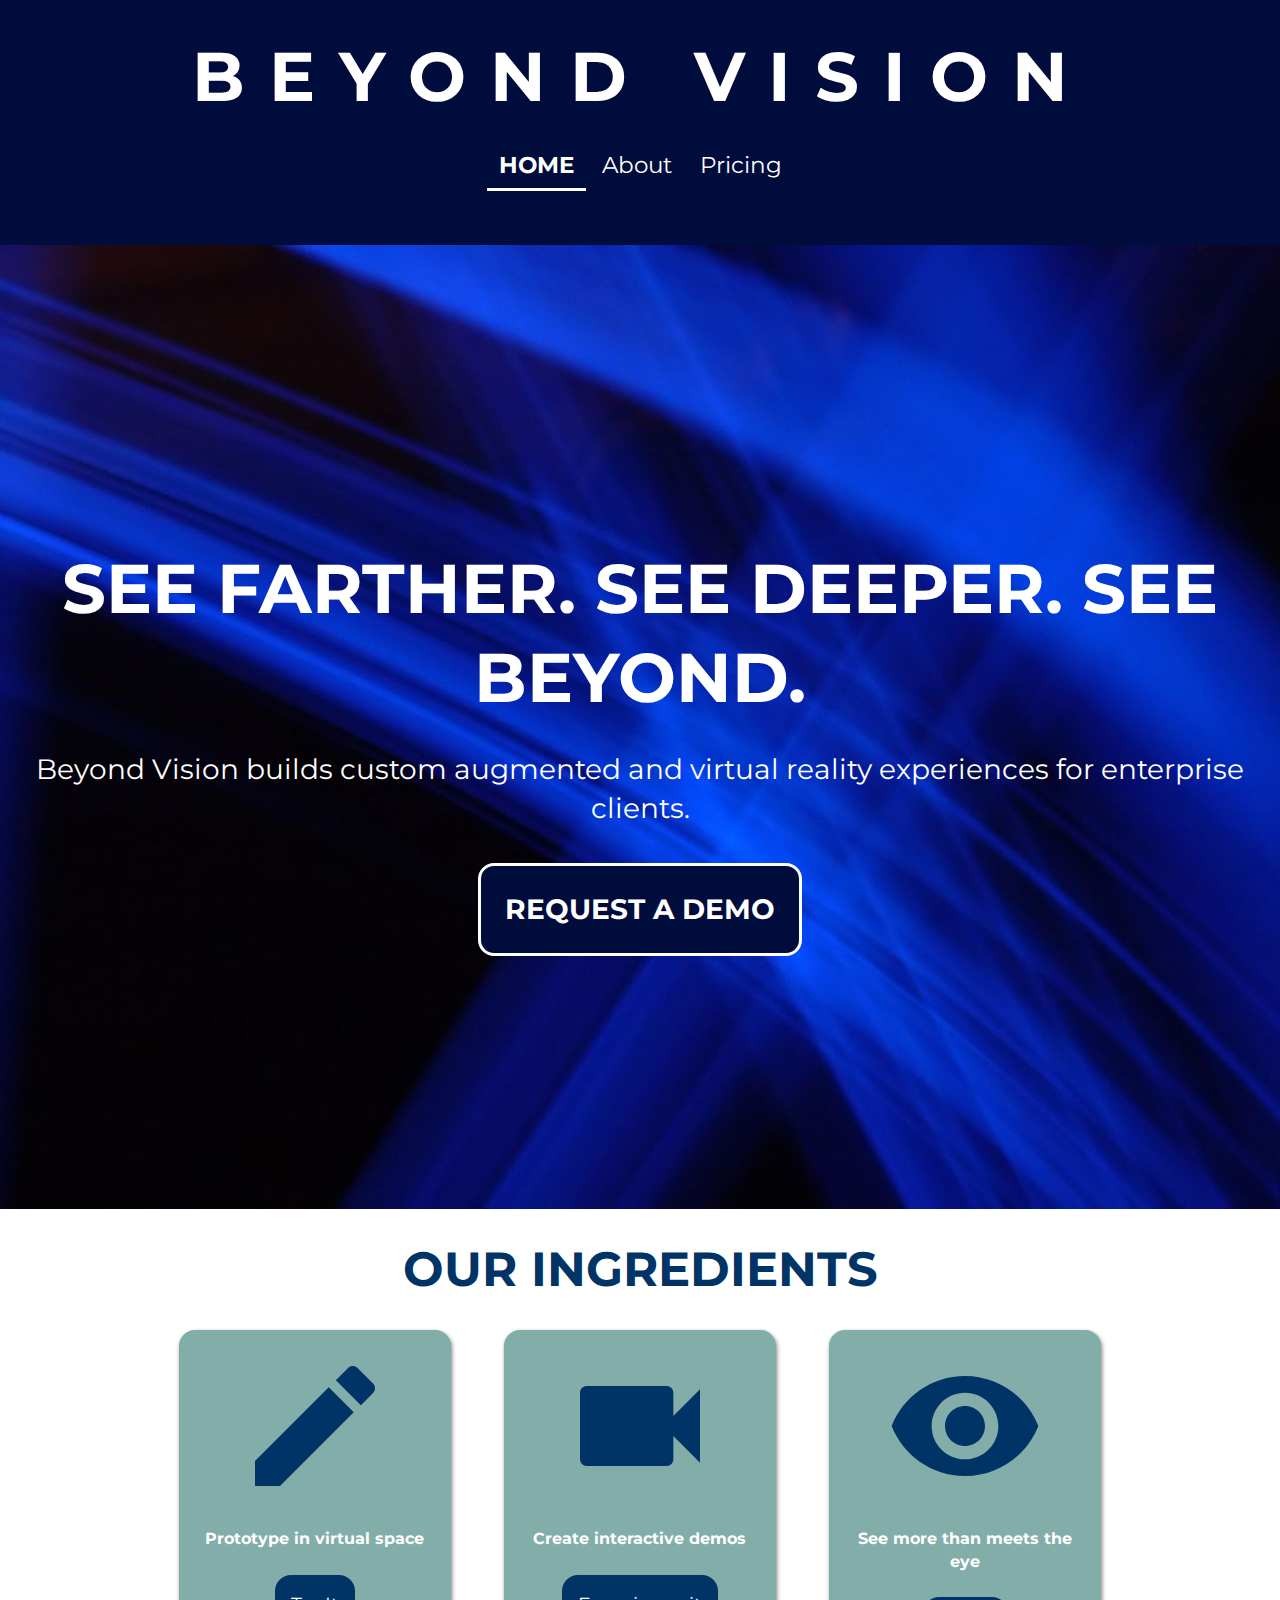
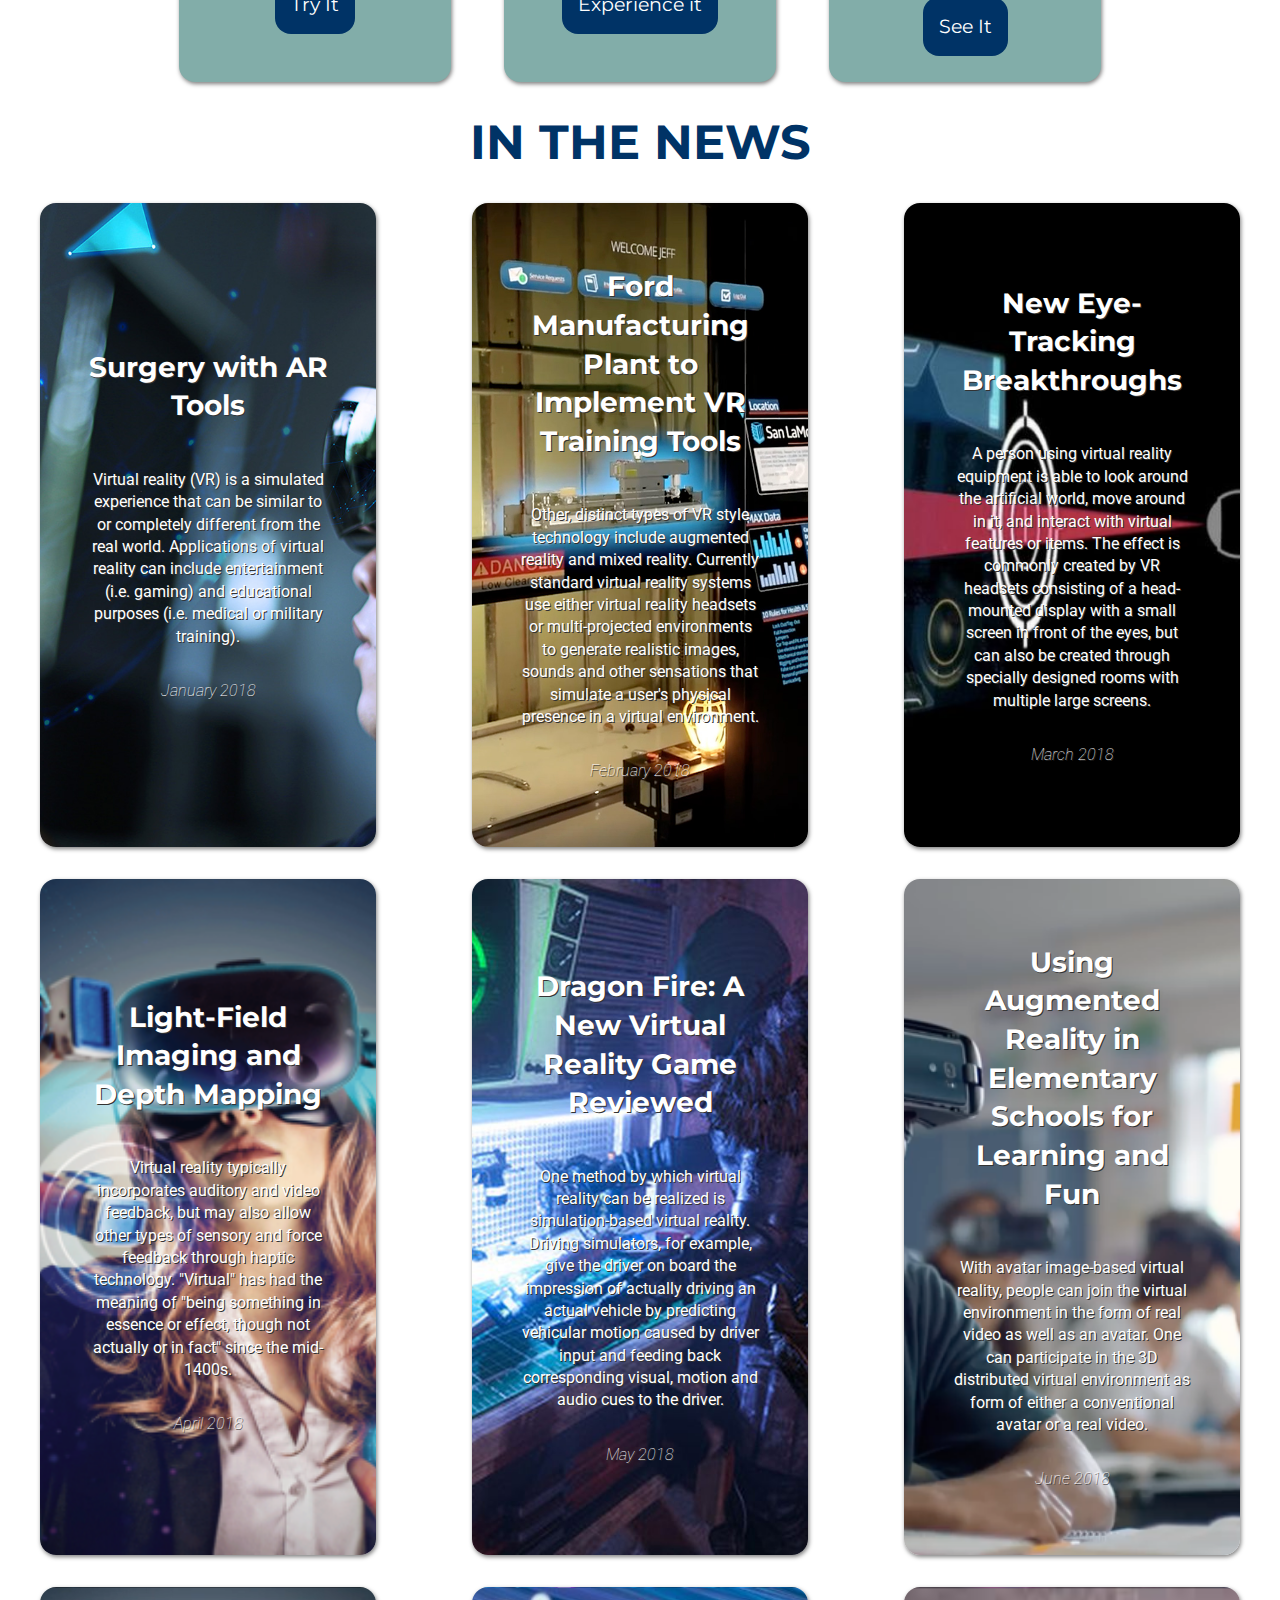
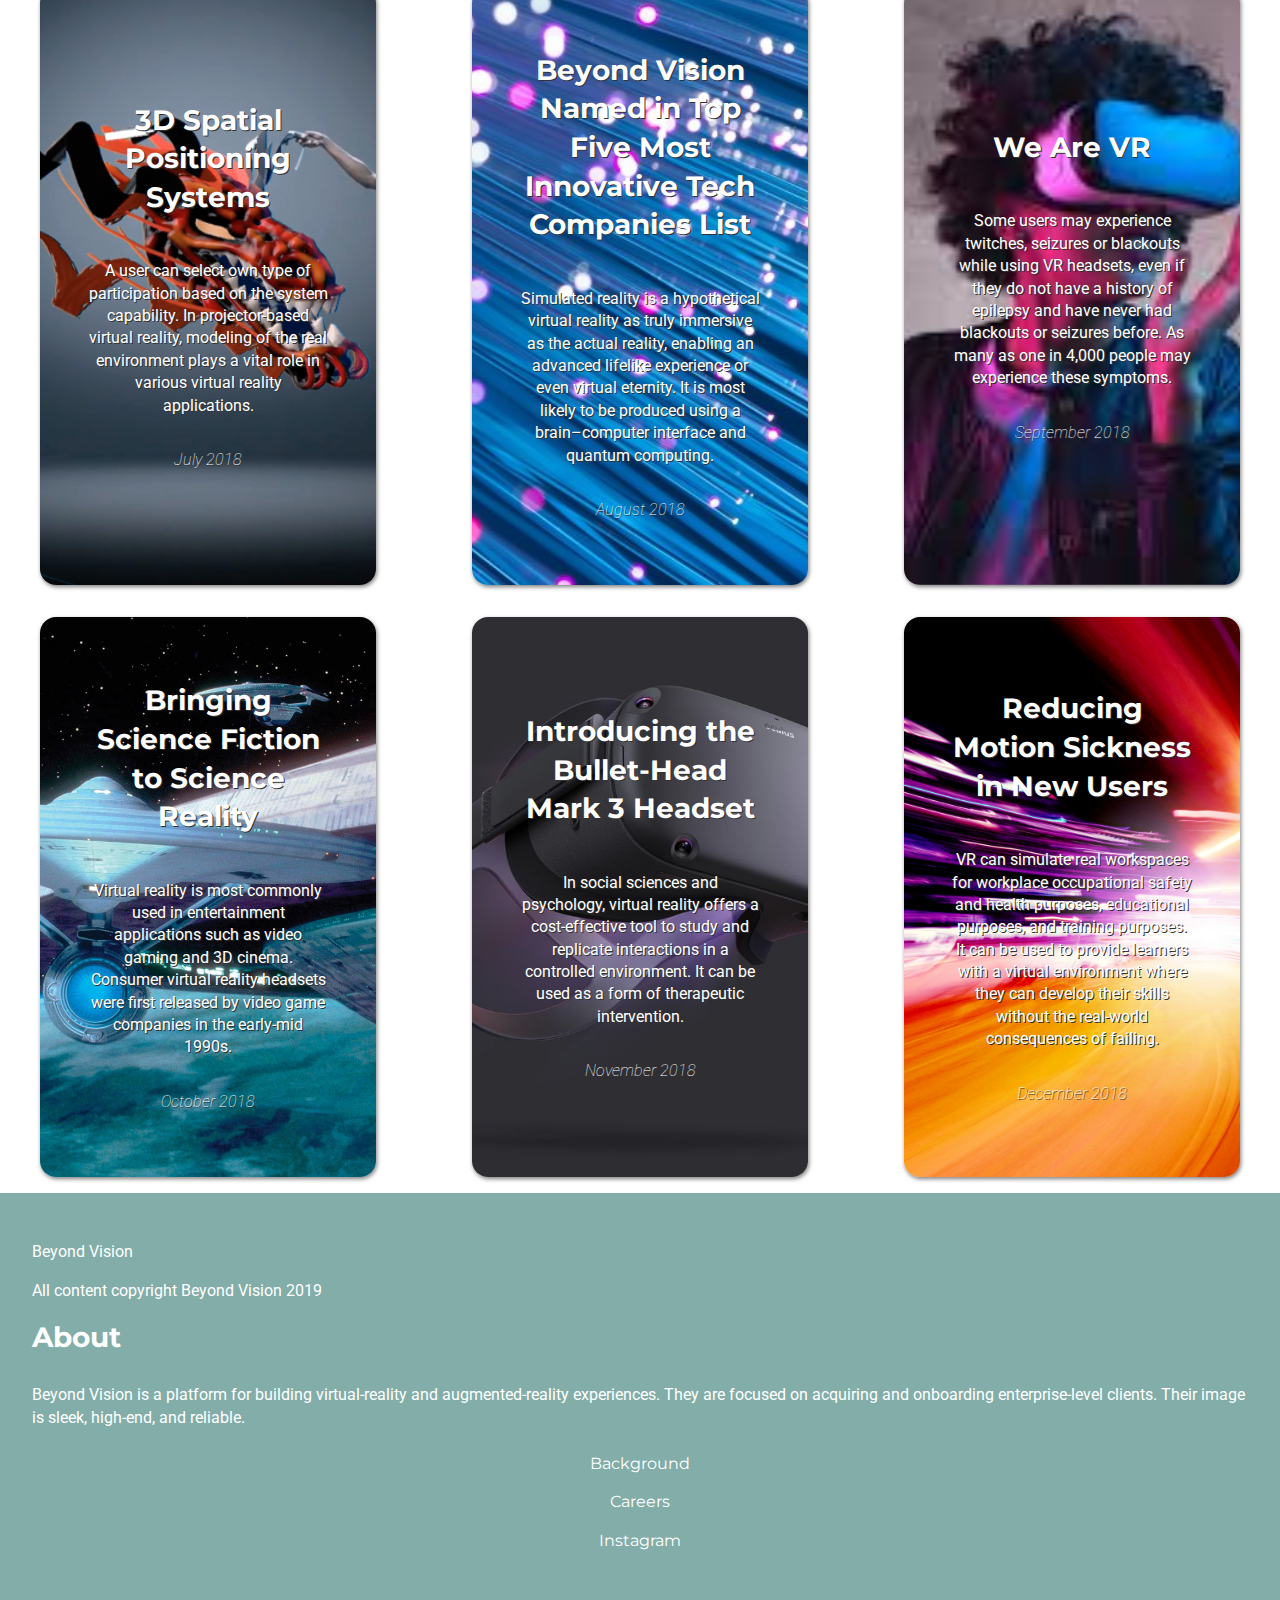
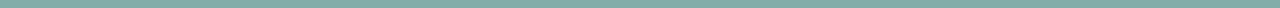
<file: index.html>
<!DOCTYPE html>
<html lang="en-us">

<head>

	<meta charset="UTF-8">
	<meta name="viewport" content="width=device-width, initial-scale=1">

	<title>Beyond Vision</title>

	<link rel="stylesheet" type="text/css" href="styles.css">

	<link href="https://fonts.googleapis.com/css?family=Montserrat:400,700|Roboto:300i,400,700&display=swap" rel="stylesheet">

</head>

<body>

	<header>

		<a href="index.html" class="site-logo">Beyond Vision</a>

		<nav class="site-nav">
			<ul>
				<li><a href="index.html" class="current-page">Home</a></li>
				<li><a href="about.html">About</a></li>
				<li><a href="pricing-request.html">Pricing</a></li>
			</ul>
		</nav>

	</header>

	<div class="hero-block">
	
		<h1>See farther. See Deeper. See Beyond.</h1>

		<p>Beyond Vision builds custom augmented and virtual reality experiences for enterprise clients.</p>

		<a href="" class="link-button link-button-hero">Request a Demo</a>

	</div>
		
	<h1>Our Ingredients</h1>

	<div class="card-callouts">

		<div class="card-action">

			<svg xmlns="http://www.w3.org/2000/svg" viewBox="0 0 24 24">
				<path d="M3 17.25V21h3.75L17.81 9.94l-3.75-3.75L3 17.25zM20.71 7.04c.39-.39.39-1.02 0-1.41l-2.34-2.34c-.39-.39-1.02-.39-1.41 0l-1.83 1.83 3.75 3.75 1.83-1.83z"/>
				<path d="M0 0h24v24H0z" fill="none"/>
			</svg>

			<p>Prototype in virtual space</p>

			<a href="" class="link-button">Try It</a>
					
		</div>

		<div class="card-action">

			<svg xmlns="http://www.w3.org/2000/svg" viewBox="0 0 24 24">
				<path d="M0 0h24v24H0z" fill="none"/>
				<path d="M17 10.5V7c0-.55-.45-1-1-1H4c-.55 0-1 .45-1 1v10c0 .55.45 1 1 1h12c.55 0 1-.45 1-1v-3.5l4 4v-11l-4 4z"/>
			</svg>

			<p>Create interactive demos</p>

			<a href="" class="link-button">Experience it</a>
					
		</div>

		<div class="card-action">

			<svg xmlns="http://www.w3.org/2000/svg" viewBox="0 0 24 24">
				<path d="M0 0h24v24H0z" fill="none"/>
				<path d="M12 4.5C7 4.5 2.73 7.61 1 12c1.73 4.39 6 7.5 11 7.5s9.27-3.11 11-7.5c-1.73-4.39-6-7.5-11-7.5zM12 17c-2.76 0-5-2.24-5-5s2.24-5 5-5 5 2.24 5 5-2.24 5-5 5zm0-8c-1.66 0-3 1.34-3 3s1.34 3 3 3 3-1.34 3-3-1.34-3-3-3z"/>
			</svg>

			<p>See more than meets the eye</p>

			<a href="" class="link-button">See It</a>
					
		</div>

	</div>

	<h1>In the News</h1>

	<div class="card-grid">

		<a href="#" class="card-article" style="--card-image: url(images/ARVRHeadsetDesign.jpg)">

			<h3>Surgery with AR Tools</h3>

			<p>Virtual reality (VR) is a simulated experience that can be similar to or completely different from the real world. Applications of virtual reality can include entertainment (i.e. gaming) and educational purposes (i.e. medical or military training).</p>

			<p class="tertiary-text">January 2018</p>

		</a>

		<a href="#" class="card-article" style="--card-image: url(images/ThyssenkruppAG-MRHoloLens.jpg)">

			<h3>Ford Manufacturing Plant to Implement VR Training Tools</h3>

			<p>Other, distinct types of VR style technology include augmented reality and mixed reality. Currently standard virtual reality systems use either virtual reality headsets or multi-projected environments to generate realistic images, sounds and other sensations that simulate a user's physical presence in a virtual environment.</p>

			<p class="tertiary-text">February 2018</p>

		</a>		

		<a href="#" class="card-article" style="--card-image: url(images/vr-eye-tracking.jpg)">

			<h3>New Eye-Tracking Breakthroughs</h3>

			<p>A person using virtual reality equipment is able to look around the artificial world, move around in it, and interact with virtual features or items. The effect is commonly created by VR headsets consisting of a head-mounted display with a small screen in front of the eyes, but can also be created through specially designed rooms with multiple large screens.</p>

			<p class="tertiary-text">March 2018</p>

		</a>

		<a href="#" class="card-article" style="--card-image: url(images/vr-ar-woman.png)">

			<h3>Light-Field Imaging and Depth Mapping</h3>

			<p>Virtual reality typically incorporates auditory and video feedback, but may also allow other types of sensory and force feedback through haptic technology. "Virtual" has had the meaning of "being something in essence or effect, though not actually or in fact" since the mid-1400s.</p>

			<p class="tertiary-text">April 2018</p>

		</a>

		<a href="#" class="card-article" style="--card-image: url(images/vr-game.jpg)">

			<h3>Dragon Fire: A New Virtual Reality Game Reviewed</h3>

			<p>One method by which virtual reality can be realized is simulation-based virtual reality. Driving simulators, for example, give the driver on board the impression of actually driving an actual vehicle by predicting vehicular motion caused by driver input and feeding back corresponding visual, motion and audio cues to the driver.</p>

			<p class="tertiary-text">May 2018</p>

		</a>		

		<a href="#" class="card-article" style="--card-image: url(images/samsung-gear-vr-classroom.png)">

			<h3>Using Augmented Reality in Elementary Schools for Learning and Fun</h3>

			<p>With avatar image-based virtual reality, people can join the virtual environment in the form of real video as well as an avatar. One can participate in the 3D distributed virtual environment as form of either a conventional avatar or a real video.</p>

			<p class="tertiary-text">June 2018</p>

		</a>

		<a href="#" class="card-article" style="--card-image: url(images/vr-painting.png)">

			<h3>3D Spatial Positioning Systems</h3>

			<p>A user can select own type of participation based on the system capability. In projector-based virtual reality, modeling of the real environment plays a vital role in various virtual reality applications.</p>

			<p class="tertiary-text">July 2018</p>

		</a>

		<a href="#" class="card-article" style="--card-image: url(images/tech-company.jpg)">

			<h3>Beyond Vision Named in Top Five Most Innovative Tech Companies List</h3>

			<p>Simulated reality is a hypothetical virtual reality as truly immersive as the actual reality, enabling an advanced lifelike experience or even virtual eternity. It is most likely to be produced using a brain–computer interface and quantum computing.</p>

			<p class="tertiary-text">August 2018</p>

		</a>	

		<a href="#" class="card-article" style="--card-image: url(images/we-are-vr.jpg)">

			<h3>We Are VR</h3>

			<p>Some users may experience twitches, seizures or blackouts while using VR headsets, even if they do not have a history of epilepsy and have never had blackouts or seizures before. As many as one in 4,000 people may experience these symptoms.</p>

			<p class="tertiary-text">September 2018</p>

		</a>

		<a href="#" class="card-article" style="--card-image: url(images/science-fiction.jpg)">

			<h3>Bringing Science Fiction to Science Reality</h3>

			<p>Virtual reality is most commonly used in entertainment applications such as video gaming and 3D cinema. Consumer virtual reality headsets were first released by video game companies in the early-mid 1990s.</p>

			<p class="tertiary-text">October 2018</p>

		</a>

		<a href="#" class="card-article" style="--card-image: url(images/vr-headset.jpg)">

			<h3>Introducing the Bullet-Head Mark 3 Headset</h3>

			<p>In social sciences and psychology, virtual reality offers a cost-effective tool to study and replicate interactions in a controlled environment. It can be used as a form of therapeutic intervention.</p>

			<p class="tertiary-text">November 2018</p>

		</a>		

		<a href="#" class="card-article" style="--card-image: url(images/motion-vr.jpeg)">

			<h3>Reducing Motion Sickness in New Users</h3>

			<p>VR can simulate real workspaces for workplace occupational safety and health purposes, educational purposes, and training purposes. It can be used to provide learners with a virtual environment where they can develop their skills without the real-world consequences of failing.</p>

			<p class="tertiary-text">December 2018</p>

		</a>

	</div>

	<footer>
		
		<p>Beyond Vision</p>

		<p>All content copyright Beyond Vision 2019</p>

		<h3>About</h3>

		<p>Beyond Vision is a platform for building virtual-reality and augmented-reality experiences. They are focused on acquiring and onboarding enterprise-level clients. Their image is sleek, high-end, and reliable.</p>

		<nav class="footer-nav">
			<ul>
				<li><a href="http://www.jocelynstrong.com/">Background</a></li>
				<li><a href="https://www.linkedin.com/in/jocelyn-strong-689779104/">Careers</a></li>
				<li><a href="https://www.instagram.com/strongjocelyn/?hl=en">Instagram</a></li>
			</ul>
		</nav>

	</footer>

</body>

</html>
</file>
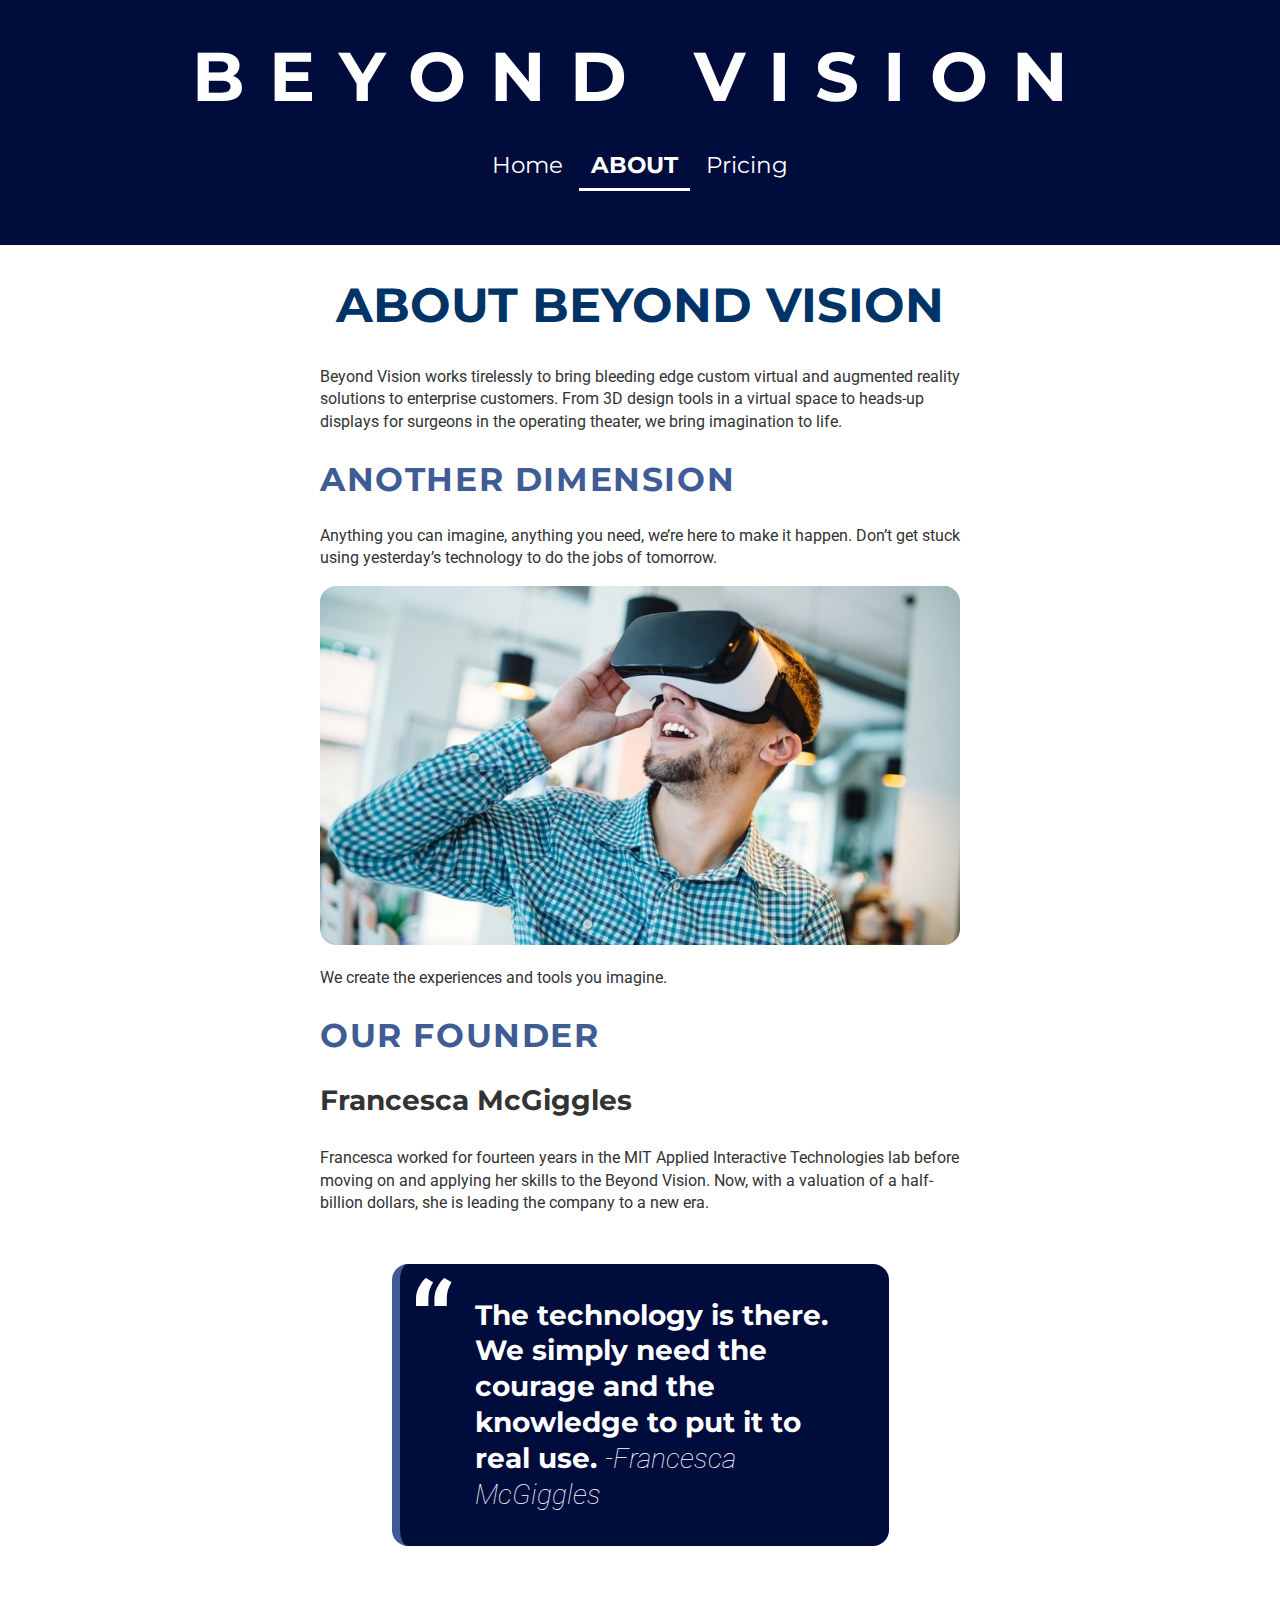
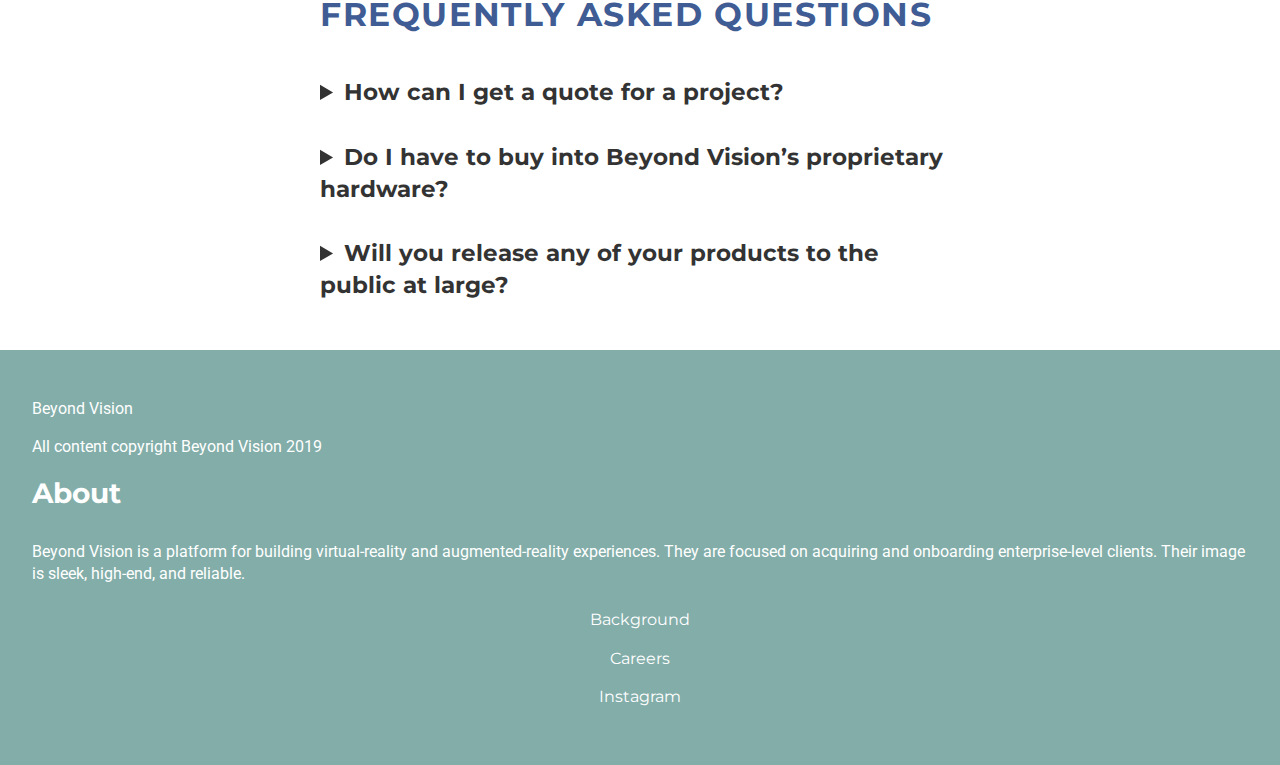
<file: about.html>
<!DOCTYPE html>
<html lang="en-us">

<head>

	<meta charset="UTF-8">
	<meta name="viewport" content="width=device-width, initial-scale=1">

	<title>About | Beyond Vision</title>

	<link rel="stylesheet" type="text/css" href="styles.css">

	<link href="https://fonts.googleapis.com/css?family=Montserrat:400,700|Roboto:300i,400,700&display=swap" rel="stylesheet">

</head>

<body>

	<header>

		<a href="index.html" class="site-logo">Beyond Vision</a>

		<nav class="site-nav">
			<ul>
				<li><a href="index.html">Home</a></li>
				<li><a href="about.html" class="current-page">About</a></li>
				<li><a href="pricing-request.html">Pricing</a></li>
			</ul>
		</nav>

	</header>

	<main>
		
		<h1>About Beyond Vision</h1>

		<p>Beyond Vision works tirelessly to bring bleeding edge custom virtual and augmented reality solutions to enterprise customers. From 3D design tools in a virtual space to heads-up displays for surgeons in the operating theater, we bring imagination to life.</p>

		<h2>Another Dimension</h2>

		<p>Anything you can imagine, anything you need, we’re here to make it happen. Don’t get stuck using yesterday’s technology to do the jobs of tomorrow.</p>

		<img src="images/innovative-ways-use-ar-vr-technologies.jpg" alt="VR usage">

		<p>We create the experiences and tools you imagine.</p>

		<h2>Our Founder</h2>

		<h3>Francesca McGiggles</h3>

		<p>Francesca worked for fourteen years in the MIT Applied Interactive Technologies lab before moving on and applying her skills to the Beyond Vision. Now, with a valuation of a half-billion dollars, she is leading the company to a new era.</p>

		<blockquote>The technology is there. We simply need the courage and the knowledge to put it to real use. <cite>-Francesca McGiggles</cite></blockquote>

		<h2>Frequently Asked Questions</h2>

		<details>
				
			<summary>How can I get a quote for a project?</summary>

			<div>
				<h4>Answer:</h4>

				<p>Reach out to us via our Request for Pricing page with a description of your project and you budget.</p>
			</div>

		</details>

		<details>
			
			<summary>Do I have to buy into Beyond Vision’s proprietary hardware?</summary>

			<div>
				<h4>Answer:</h4>

				<p>No, Beyond Vision software works with a number of commercially available headsets. Depending on the needs of your project, the hardware requirements may vary.</p>
			</div>

		</details>

		<details>
			
			<summary>Will you release any of your products to the public at large?</summary>

			<div>
				<h4>Answer:</h4>

				<p>At this time, we are focussed on tailored enterprise solutions. We have no plans for any public release in the immediate future.</p>
			</div>

		</details>

	</main>

	<footer>
		
		<p>Beyond Vision</p>

		<p>All content copyright Beyond Vision 2019</p>

		<h3>About</h3>

		<p>Beyond Vision is a platform for building virtual-reality and augmented-reality experiences. They are focused on acquiring and onboarding enterprise-level clients. Their image is sleek, high-end, and reliable.</p>

		<nav class="footer-nav">
			<ul>
				<li><a href="http://www.jocelynstrong.com/">Background</a></li>
				<li><a href="https://www.linkedin.com/in/jocelyn-strong-689779104/">Careers</a></li>
				<li><a href="https://www.instagram.com/strongjocelyn/?hl=en">Instagram</a></li>
			</ul>
		</nav>

	</footer>

</body>

</html>
</file>
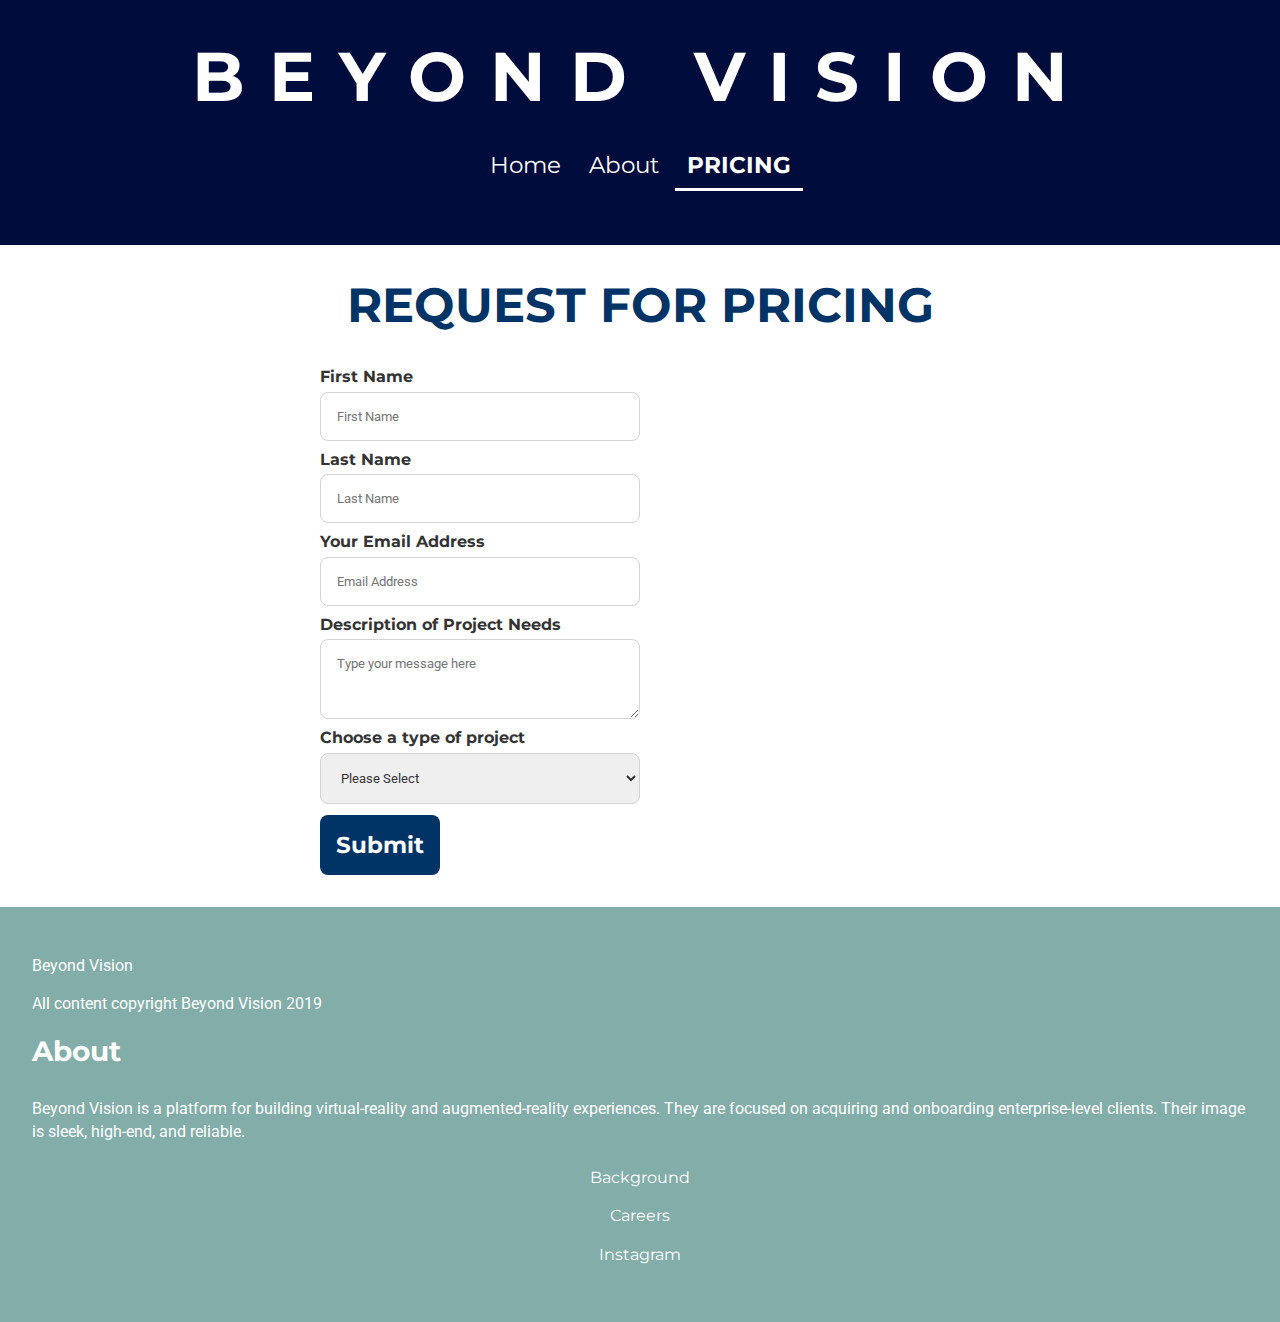
<file: pricing-request.html>
<!DOCTYPE html>
<html lang="en-us">

<head>

	<meta charset="UTF-8">
	<meta name="viewport" content="width=device-width, initial-scale=1">

	<title>Pricing | Beyond Vision</title>

	<link rel="stylesheet" type="text/css" href="styles.css">

	<link href="https://fonts.googleapis.com/css?family=Montserrat:400,700|Roboto:300i,400,700&display=swap" rel="stylesheet">

</head>

<body>

	<header>

		<a href="index.html" class="site-logo">Beyond Vision</a>

		<nav class="site-nav">
			<ul>
				<li><a href="index.html">Home</a></li>
				<li><a href="about.html">About</a></li>
				<li><a href="pricing-request.html" class="current-page">Pricing</a></li>
			</ul>
		</nav>

	</header>

	<main>

		<h1>Request for Pricing</h1>

		<form action="">

			<label for="first-name">First Name</label>
			<input type="text" id="first-name" name="first-name" placeholder="First Name">

			<label for="last-name">Last Name</label>
			<input type="text" id="last-name" name="last-name" placeholder="Last Name">

			<label for="email-address">Your Email Address</label>
			<input type="email" id="email-address" name="email-address" placeholder="Email Address">

			<label for="form-input-textarea">Description of Project Needs</label>
			<textarea id="form-input-textarea" name="textarea-input" placeholder="Type your message here"></textarea>

			<label for="form-input-select">Choose a type of project</label>
			<select id="form-input-select" name="select-input">
				<option value="" disabled hidden selected>Please Select</option>
				<option>Virtual Reality</option>
				<option>Augmented Reality</option>
				<option>Other</option>
			</select>

			<input type="submit">

		</form>
		
	</main>

	<footer>
		
		<p>Beyond Vision</p>

		<p>All content copyright Beyond Vision 2019</p>

		<h3>About</h3>

		<p>Beyond Vision is a platform for building virtual-reality and augmented-reality experiences. They are focused on acquiring and onboarding enterprise-level clients. Their image is sleek, high-end, and reliable.</p>

		<nav class="footer-nav">
			<ul>
				<li><a href="http://www.jocelynstrong.com/">Background</a></li>
				<li><a href="https://www.linkedin.com/in/jocelyn-strong-689779104/">Careers</a></li>
				<li><a href="https://www.instagram.com/strongjocelyn/?hl=en">Instagram</a></li>
			</ul>
		</nav>

	</footer>

</body>

</html>
</file>
<file: styles.css>
/* ==========================================================================
 Colors
========================================================================== */

html {
	--color-blue: #003366;
	--color-dark-blue: #000c3b;
	--color-dark-gray: #333;
	--color-dark-teal: #82ada9;
	--color-gray: #6d6d6d;
	--color-light-blue: #3f5c94;
	--color-light-gray: #d3d3d3;
	--color-light-teal: #e5ffff;
	--color-teal: #b2dfdb;
	--color-white: #ffffff;
	--color-red: #cc0000;
	--color-yellow: #ffcc00;
	--color-green: #39c16c;
}

/* ==========================================================================
 Typography
========================================================================== */

html {
	--box-shadow-primary: 1px 2px 4px rgba(0, 0, 0, .5);

	--font-primary: 'Roboto', sans-serif;
	--font-secondary: 'Montserrat', sans-serif;

	--margin-standard: 1rem;

	--size-ratio: 1.1;
	--size-eight-up: calc( var(--size-seven-up) * var(--size-ratio) );
	--size-seven-up: calc( var(--size-six-up) * var(--size-ratio) );
	--size-six-up: calc( var(--size-five-up) * var(--size-ratio) );
	--size-five-up: calc( var(--size-four-up) * var(--size-ratio) );
	--size-four-up: calc( var(--size-three-up) * var(--size-ratio) );
	--size-three-up: calc( var(--size-two-up) * var(--size-ratio) );
	--size-two-up: calc( var(--size-one-up) * var(--size-ratio) );
	--size-one-up: calc( 1rem * var(--size-ratio) );
	--size-one-down: calc( .9rem * var(--size-ratio) );

	color: var(--color-dark-gray);
	font-family: var(--font-primary);
	line-height: 1.4;
}

a {
	font-family: var(--font-secondary);
	text-decoration: none;
}

h1, h2, h3, h4, h5, h6 {
	font-family: var(--font-secondary);
}

h1 a, h2 a, h3 a, h4 a, h5 a, h6 a {
	color: var(--color-dark-teal);
	text-decoration: underline;
}

h1 a:hover, h2 a:hover, h3 a:hover, h4 a:hover, h5 a:hover, h6 a:hover {
	text-decoration: underline;
}

h1 {
	color: var(--color-blue);
	font-size: var(--size-six-up);
	line-height: 1.2;
	text-align: center;
	text-transform: uppercase;
}

h2 {
	color: var(--color-light-blue);
	font-size: var(--size-four-up);
	letter-spacing: .1rem;
	line-height: 1.1;
	text-transform: uppercase;
}

h3 {
	color: var(--color-dark-gray);
	font-size: var(--size-three-up);
	margin-top: var(--margin-standard);

}

h4 {
	color: var(--color-gray);
	font-size: var(--size-two-up);
	font-weight: 700;
	margin: var(--margin-standard) 0 0;
}

h5 {
	color: var(--color-gray);
	font-size: var(--size-one-up);
	font-weight: 400;
}

h6 {
	color: var(--color-light-blue);
	font-size: var(--size-one-down);
	font-weight: 400;
}

a {
	color: var(--color-dark-teal);
	font-family: var(--font-primary);
}

a:visited {
	color: var(--color-light-blue);
}

a:hover {
	color: var(--color-teal);
	text-decoration: underline;
}

a:focus {
	border: 1px solid var(--color-teal);
}

a:active {
	color: var(--color-light-teal);
}

ul {
	list-style-position: inside;
}

ol {
	list-style: upper-roman;
}

.site-logo {
	color: var(--color-white);
	font-family: var(--font-secondary);
	font-size: var(--size-six-up);
	font-weight: bold;
	padding-left: .3rem;
	letter-spacing: .3rem;
	line-height: 1.3;
	text-align: center;
	text-transform: uppercase;
}

.site-logo:visited {
	color: white;
}

.site-logo:hover {
	text-decoration: none;
	color: white;
}

cite {
	font-family: var(--font-primary);
	font-style: italic;
	font-weight: 100;
}

blockquote {
	background: var(--color-dark-blue);
	border-left: 8px solid var(--color-light-blue) ;
	border-radius: 1rem;
	color: var(--color-white);
	font-family: var(--font-secondary);
	font-size: var(--size-two-up);
	font-weight: 700;
	line-height:1.3;
	margin: 50px auto;
	padding: 2.5rem 1rem 1rem 2rem;
	position: relative;	
	width: 60%;
}

blockquote::before {
	color: var(--color-white);
	content: "\201C";
	font-family: var(--font-primary);
	font-size: 4em;
	left: 10px;
	position: absolute;
	top: -10px;
}

.featured-text {
	font-family: var(--font-primary);
	font-size: var(--size-three-up);
	font-weight: 700;
	margin: 30px;
}

.tertiary-text {
	font-family: var(--font-primary);
	font-weight: 100;
	font-style: italic;
}

@media (min-width: 600px) {

	html {
		--size-one-down: calc( .75rem * var(--size-ratio) );
		--size-ratio: 1.2;
	}

	.site-logo {
		font-size: var(--size-eight-up);
		letter-spacing: 1.5rem;
		text-align: center;
	}

	blockquote {
		font-size: var(--size-three-up);
		line-height:1.3;
		margin:50px auto;
		padding:1.2em 30px 1.2em 75px;
		width:60%;
	}


}

/* ==========================================================================
 Page Layout
========================================================================== */

body {
	margin: 0;
}

main {
	margin: 2rem auto;
	max-width: 40rem;
	padding: 0 1rem;
}


/* ==========================================================================
 Header Component
========================================================================== */

header {
	background-color: var(--color-dark-blue);
	padding: 2rem;
	text-align: center;
}

/* ==========================================================================
 Site Nav Component
========================================================================== */

.site-nav ul {
	padding-left: 0;
	text-align: center;
}

.site-nav li {	
	list-style: none;		
}

.site-nav a {
	color: var(--color-white);
	display: inline-block;
	font-family: var(--font-secondary);
	font-size: var(--size-two-up);
	padding: .75rem;
}

.site-nav a:visited {
	color: var(--color-white);
}

.site-nav a:hover {
	color: var(--color-light-gray);
	text-decoration: none;
}

.site-nav a:focus {
	border: 1px solid var(--color-light-gray);
	border-radius: 1rem;
}

.site-nav a:active {
	color: var(--color-light-teal);
}

.site-nav .current-page {
	border-bottom: 3px solid var(--color-white);
	padding-bottom: .375rem;
	margin-bottom: .375rem;
}

.current-page {
	font-weight: bold;
	text-transform: uppercase;
}

.primary-nav-ex {
	background: var(--color-dark-blue);
}

@media (min-width: 600px) {

	.site-nav li {	
		display: inline;	
	}
}

/* ==========================================================================
 Secondary Nav Component
========================================================================== */

.secondary-nav ul {
	padding-left: 0;
}

.secondary-nav li {		
	list-style: none;
}

.secondary-nav a {
	color: var(--color-light-blue);
	display: block;
	font-family: var(--font-secondary);
	padding: 1rem;
}

.secondary-nav a:visited {
	color: var(--color-light-blue);
}

.secondary-nav a:hover {
	color: var(--color-dark-teal);
	text-decoration: none;
}

.secondary-nav a:focus {
	border: 1px solid var(--color-light-gray);
	border-radius: 1rem;
}

.secondary-nav a:active {
	color: var(--color-teal);
}

.secondary-nav ul ul {
	padding-left: 1rem;
}

@media (min-width: 600px) {
	.secondary-nav a {
		padding: .5rem;
	}
}

/* ==========================================================================
 Footer Component
========================================================================== */

footer {
	background-color: var(--color-dark-teal);
	color: var(--color-white);
	padding: 2rem;
}

footer h3 {
	color: var(--color-white);
}

/* ==========================================================================
 Footer Nav Component
========================================================================== */

.footer-nav ul {
	padding-left: 0;
	text-align: center;
}

.footer-nav li {		
	display: block;
}

.footer-nav a {
	color: var(--color-white);
	display: block;
	font-family: var(--font-secondary);
	padding: 1rem;
}

.footer-nav a:visited {
	color: var(--color-white);
}

.footer-nav a:hover {
	color: var(--color-light-gray);
	text-decoration: none;
}

.footer-nav a:focus {
	border: 1px solid var(--color-light-gray);
	border-radius: 1rem;
}

.footer-nav a:active {
	color: var(--color-light-teal);
}

@media (min-width: 600px) {
	.footer-nav a {
		padding: .5rem;
	}
}

/* ==========================================================================
 Components
========================================================================== */

/* Buttons */

.link-button, .link-button:visited {
	background-color: var(--color-blue);
	border-radius: 1rem;
	color: var(--color-white);
	display: inline-block;
	font-family: var(--font-secondary);
	font-size: var(--size-one-up);
	margin-top: .5rem;
	padding: 1rem;
	text-align: center;
	transition: background-color 0.2s ease;
}

.link-button:hover {
	background-color: var(--color-light-blue);
	text-decoration: none;
	transition: background-color 0.2s ease;
}

.link-button:focus {
	outline: 5px solid var(--color-light-gray);
	outline-offset: 4px;
}

.link-button:active {
	box-shadow: var(--box-shadow-primary);
	outline: none;
}

.link-button-hero, .link-button-hero:visited {
	background-color: var(--color-dark-blue);
	border: 3px solid var(--color-white);
	font-size: var(--size-three-up);
	font-weight: 700;
	padding: 1.3rem;
	text-transform: uppercase;
}

.link-button-hero:hover {
	background-color: var(--color-light-blue);
}

.link-button-tertiary, .link-button-tertiary:visited {
	background-color: var(--color-white);
	border: 1px solid var(--color-light-gray);
	color: var(--color-dark-gray);
	font-size: var(--size-one-down);
	padding: .7rem;
}

.link-button-tertiary:hover {
	background-color: var(--color-light-gray);
	color: var(--color-white);
}

@media (min-width: 600px) {
	.link-button-hero {
		padding: 1.5rem;
	}
}

/* Accordions */

details summary {
	font-family: var(--font-secondary);
	font-size: var(--size-two-up);
	font-weight: bold;
	padding: 1rem 0;
}

dialog {
	border: 1px solid var(--color-light-gray);
	border-radius: 1rem;
	box-shadow: var(--box-shadow-primary);
	padding: 2rem;
}

dialog::backdrop {
	background-color: rgba(0,0,0, .5);
}

dialog[open] {
	animation: fade-in .75s ease-out;
}

@keyframes fade-in {
	
	0% {
		opacity: 0;
		transform: scale(.1);
	}
	
	100% {
		opacity: 1;
		transform: scale(1);
	}
	
}

/* ==========================================================================
 Forms
========================================================================== */

input, select, textarea {
	border: 1.5px solid var(--color-light-gray);
	border-radius: .5rem;
	box-sizing: border-box;
	color: var(--color-dark-gray);
	display: inline-block;
	font-family: var(--font-primary);
	margin: .2rem 0 .5rem;
	max-width: 32.5rem;
	min-width: 50%;
	padding: 1rem;
}

label {
	display: block;
	font-family: var(--font-secondary);
	font-weight: 700;
}

textarea {
	min-height: 5rem;
	vertical-align: middle;
}

input:focus, select:focus, textarea:focus {
	border: 2px solid var(--color-light-blue);	
	box-shadow: var(--box-shadow-primary);		
	outline: none;	
}

.form-microcopy {
	color: var(--color-gray);
	display: block;
	font-family: var(--font-secondary);
	margin-top: .25rem;
}

.error-message {
	color: var(--color-red);
	display: block;
	font-family: var(--font-secondary);
	font-size: var(--size-one-down);
	margin-top: 0;
	vertical-align: middle;
}

.error-state {
	border: 2px solid var(--color-red);	
}

input[disabled], textarea[disabled], select[disabled] {
	background-color: var(--color-light-gray);
	opacity: .75;
}

input[type="submit"] {
	background-color: var(--color-blue);
	border: none;
	color: white;
	display: block;
	font-family: var(--font-secondary);
	font-size: var(--size-two-up);
	font-weight: bold;
	min-width: inherit;
}

input[type="submit"]:hover {
	background-color: var(--color-light-blue);
	cursor: pointer;
	transition: background-color 0.2s ease;
}

input[type="submit"]:focus {
	outline: 2px solid var(--color-light-gray);
	outline-offset: 4px;
}

input[type="submit"]:active {
	box-shadow: var(--box-shadow-primary);
	outline: none;
}

button[type="submit"] {
	background-color: var(--color-blue);
	border-radius: .5rem;
	border: none;
	color: var(--color-white);
	display: inline-block;
	font-family: var(--font-secondary);
	font-size: var(--size-two-up);
	font-weight: bold;
	margin-top: .5rem;
	padding: 1rem;
	text-align: center;
	transition: background-color 0.2s ease;
}

button[type="submit"]:hover {
	background-color: var(--color-light-blue);
	cursor: pointer;
	transition: background-color 0.2s ease;
}

button[type="submit"]:focus {
	outline: 2px solid var(--color-light-gray);
	outline-offset: 4px;
}

button[type="submit"]:active {
	box-shadow: var(--box-shadow-primary);
	outline: none;
}

@media (min-width: 540px) {
	.error-message {
		display: inline;
		padding-left: .5rem;
		vertical-align: middle;
	}
}

/* ==========================================================================
 Notification Components
========================================================================== */
.notification {
	align-items: center;
	animation: fade-in .5s ease-out;
	border-radius: 1rem;
	color: var(--color-white);
	display: flex;
	justify-content: space-around;	
	margin-bottom: 1rem;
	padding: .5rem;
}

.notification svg {
	fill: var(--color-white);
	height: 2.5rem;
	margin: 0 .25rem;
	width: 2.5rem;
}

.notification p {
	margin-left: .5rem;
}

.notification-error {
	background-color: var(--color-red);
}

.notification-warning {
	background-color: var(--color-yellow);
}

.notification-neutral {
	background-color: var(--color-light-blue);
}

.notification-success {
	background-color: var(--color-green);
}

/* ==========================================================================
 Hero Block
========================================================================== */

.hero-block {
	align-items: center;
	background-color: var(--color-dark-blue);
	background-image: url(images/dark-blue-abstract.jpg);
	background-position: center;
	background-size: cover;
	display: flex;
	flex-direction: column;
	height: 100vh;
	justify-content: center;
	padding: 2rem;
	text-align: center;
}

.hero-block h1 {
	color: var(--color-white);
	font-family: var(--font-secondary);
	font-size: var(--size-six-up);
	font-weight: bold;
	line-height: 1.3;
	margin-bottom: 0;
	text-transform: uppercase;
}

.hero-block p {
	color: var(--color-white);
	font-family: var(--font-secondary);
	font-size: var(--size-two-up);
}

@media (min-width: 740px) {
	.hero-block h1 {
		font-size: var(--size-eight-up);
	}

	.hero-block p {
		font-size: var(--size-three-up);
	}
}

/* ==========================================================================
Information Cards
========================================================================== */

.card-article {
	--card-image: url(images/dark-blue-abstract.jpg);
	background-image: var(--card-image);
	background-position: center;
	background-size: cover;
	border-radius: 1rem;
	box-shadow: var(--box-shadow-primary);
	color: var(--color-white);
	display: flex;
	flex-direction: column;
	justify-content: center;
	margin: 0 auto 1rem;
	max-width: 15rem;
	padding: 3rem;
	text-align: center;
}

.card-article h3 {
	color: var(--color-white);
	text-shadow: 1px 1px var(--color-dark-gray);
}

.card-article p {
	text-shadow: 1px 1px var(--color-dark-gray);
}

.card-profile {
	align-items: center;
	background-color: var(--color-dark-blue);
	border-radius: 1rem;
	box-shadow: var(--box-shadow-primary);
	color: white;
	display: flex;
	flex-direction: column;
	justify-content: center;
	margin: auto;
	max-width: 15rem;
}

.card-profile h3 {
	color: var(--color-white);
	margin:0;
}

.card-profile p {
	margin-bottom: .3rem;
}

.card-profile img {
	border-radius: 50%;
	box-shadow: var(--box-shadow-primary);
	max-width: 10rem;
	position: relative;
	top:-1rem;
}

.card-action {
	background-color: var(--color-dark-teal);
	border-radius: 1rem;
	box-shadow: var(--box-shadow-primary);
	display: block;
	margin: auto;
	max-height: 40rem;
	min-height: 20rem;
	padding: 1rem;
	text-align: center;
	width: 15rem;
}

.card-action svg {
	fill: var(--color-blue);
	height: 10rem;
	width: 10rem;
}

.card-action p {
	color: var(--color-white);
	font-family: var(--font-secondary);
	font-weight: bold;
}

/* ==========================================================================
Layouts
========================================================================== */

/* ==========================================================================
Card Grid
========================================================================== */

.card-grid {
	display: grid;
	grid-gap: 1rem;
	grid-template-columns: repeat( 1, 1fr );
	margin-bottom: 2rem;
	margin: auto;
	max-width: 90rem;
}

@media (min-width: 800px) {
	.card-grid {
		grid-template-columns: repeat( 2, 1fr );
	}
}

@media (min-width: 1020px) {
	.card-grid {
		grid-template-columns: repeat( 3, 1fr );
	}
}

@media (min-width: 1500px) {
	.card-grid {
		grid-template-columns: repeat( 4, 1fr );
	}
}

/* ==========================================================================
Card Callouts
========================================================================== */

.card-callouts {
	display: grid;
	grid-gap: 1rem;
	grid-template-columns: 1fr;
	margin-bottom: 2rem;
	margin-top: 2rem;
	margin: auto;
	max-width: 60rem;
}

@media (min-width: 900px) {
	.card-callouts {
		grid-template-columns: repeat( 3, 1fr );
	}
}

/* ==========================================================================
Images
========================================================================== */
img {
	max-width: 100%;
	border-radius: 1rem;
}
</file>
